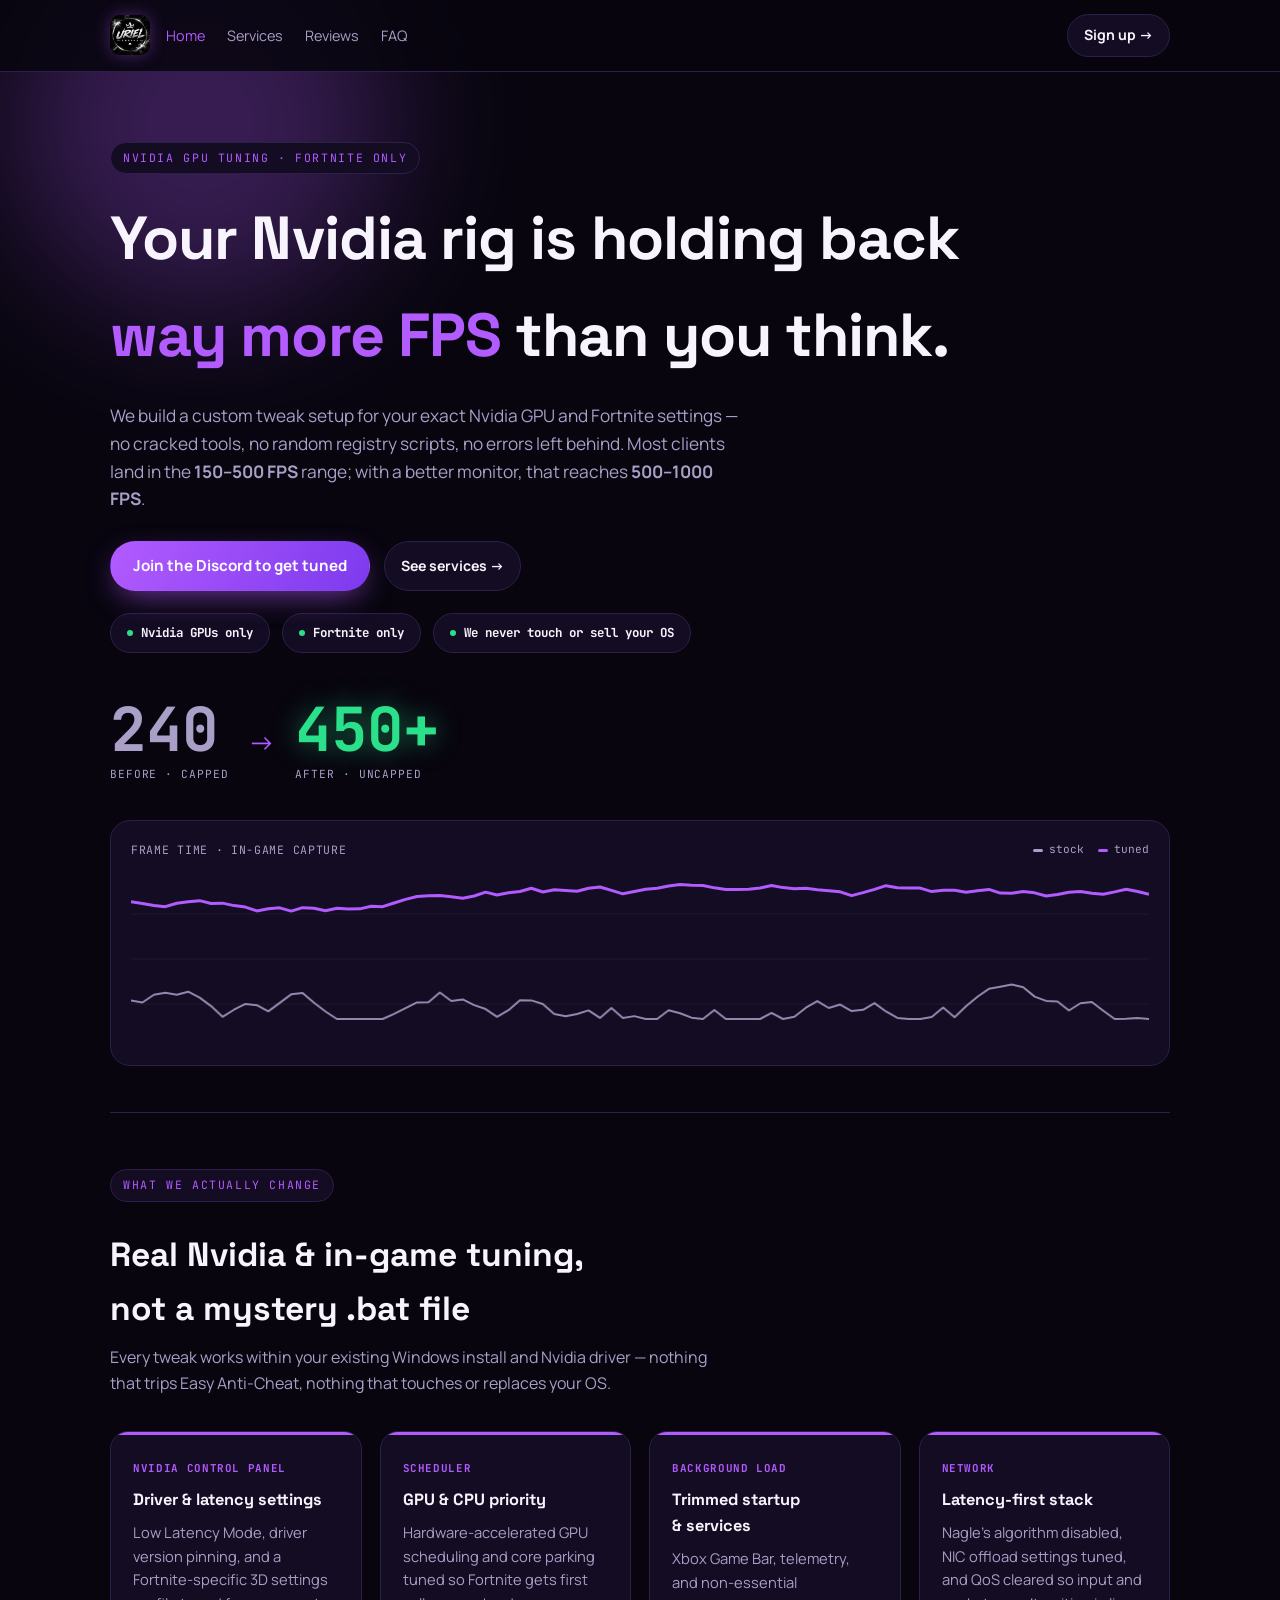
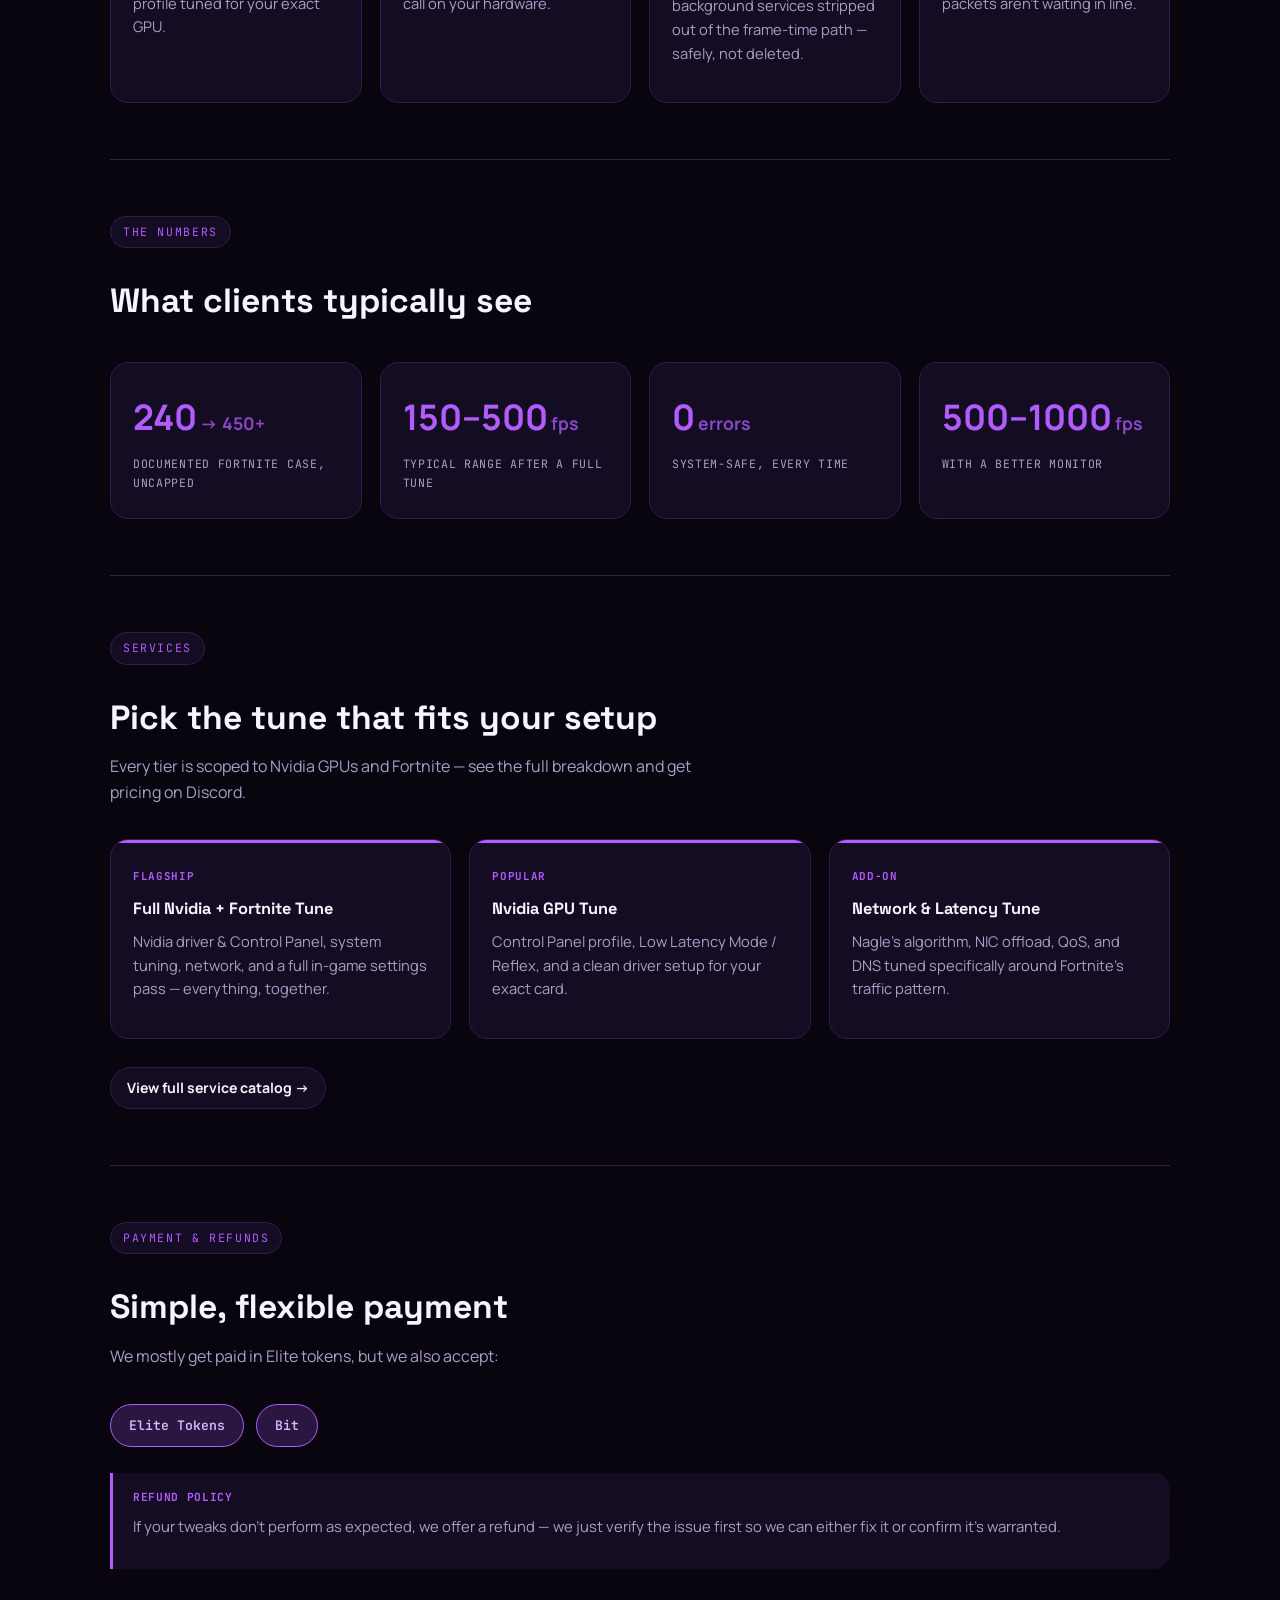
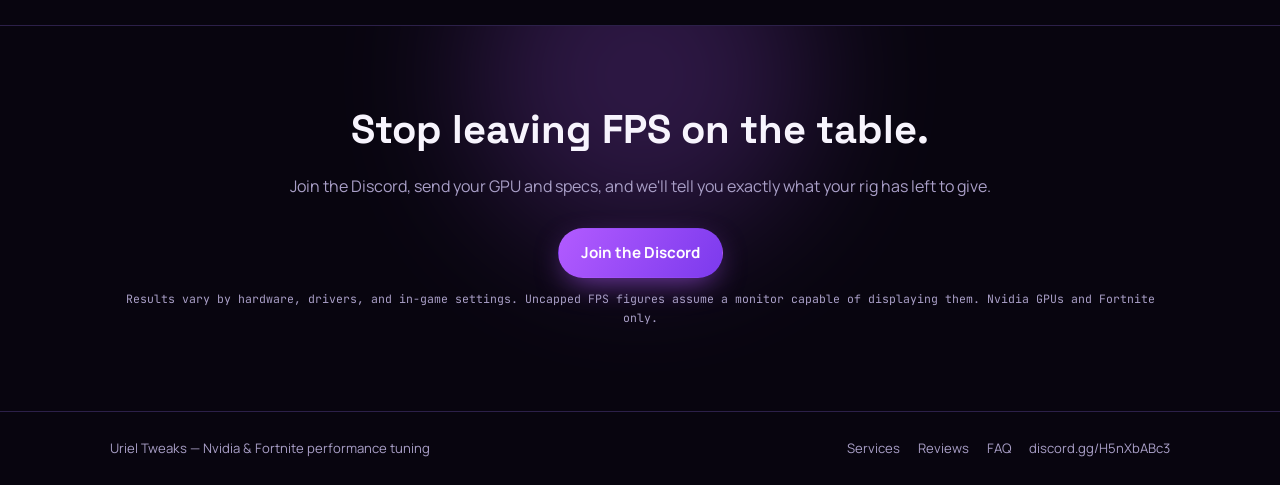
<file: index.html>
<!DOCTYPE html>
<html lang="en">
<head>
<meta charset="UTF-8">
<meta name="viewport" content="width=device-width, initial-scale=1.0">
<title>Uriel Tweaks</title>
<meta name="description" content="Uriel Tweaks tunes Nvidia PCs for Fortnite, unlocking hundreds of extra FPS with zero errors.">
<meta name="google-site-verification" content="lkwEf90SBKMODmG6G1z04buWnvRuhajAKhC6JykfPTU" />
<link rel="icon" href="logo.png" type="image/png">
<link rel="stylesheet" href="style.css">
<link rel="stylesheet" href="https://fonts.googleapis.com/css2?family=Space+Grotesk:wght@600;700&family=Manrope:wght@400;500;600;700&family=JetBrains+Mono:wght@400;500;700&display=swap">
</head>
<body>

<header class="site">
  <div class="wrap site-inner">
    <a class="brand" href="index.html"><img class="brand-mark" src="logo.png" alt="Uriel Tweaks"></a>
    <nav class="navlinks">
      <a href="index.html" class="active">Home</a>
      <a href="services.html">Services</a>
      <a href="reviews.html">Reviews</a>
      <a href="faq.html">FAQ</a>
    </nav>
    <div class="nav-right">
      <a class="btn btn-ghost" href="https://discord.gg/H5nXbABc3" target="_blank" rel="noopener">Sign up →</a>
    </div>
  </div>
</header>

<main class="wrap">
  <section class="hero" style="border-top:none;">
    <span class="glow glow-1"></span>

    <span class="eyebrow">Nvidia GPU tuning · Fortnite only</span>
    <h1>Your Nvidia rig is holding back <span class="grad-text">way more FPS</span> than you think.</h1>
    <p class="lead">We build a custom tweak setup for your exact Nvidia GPU and Fortnite settings — no cracked tools, no random registry scripts, no errors left behind. Most clients land in the <strong>150–500 FPS</strong> range; with a better monitor, that reaches <strong>500–1000 FPS</strong>.</p>

    <div class="hero-cta">
      <a class="btn btn-primary" href="https://discord.gg/H5nXbABc3" target="_blank" rel="noopener">Join the Discord to get tuned</a>
      <a class="btn btn-ghost" href="services.html">See services →</a>
    </div>

    <div class="scope-row">
      <span class="scope-pill"><span class="chip-dot"></span>Nvidia GPUs only</span>
      <span class="scope-pill"><span class="chip-dot"></span>Fortnite only</span>
      <span class="scope-pill"><span class="chip-dot"></span>We never touch or sell your OS</span>
    </div>

    <div class="fps-row" aria-label="Example result: 240 to 450+ FPS">
      <div class="fps-block">
        <span class="fps-num num before" id="fpsBefore">240</span>
        <span class="fps-label">Before · capped</span>
      </div>
      <span class="fps-arrow">→</span>
      <div class="fps-block">
        <span class="fps-num num after" id="fpsAfter">240</span>
        <span class="fps-label">After · uncapped</span>
      </div>
    </div>

    <div class="graph-card">
      <div class="graph-head">
        <span class="graph-title">Frame time · in-game capture</span>
        <span class="legend">
          <span><span class="swatch" style="background:var(--muted)"></span>stock</span>
          <span><span class="swatch" style="background:var(--purple)"></span>tuned</span>
        </span>
      </div>
      <canvas id="graph" width="1000" height="180"></canvas>
    </div>
  </section>

  <section>
    <div class="section-head">
      <span class="eyebrow">What we actually change</span>
      <h2>Real Nvidia &amp; in-game tuning, not a mystery .bat file</h2>
      <p>Every tweak works within your existing Windows install and Nvidia driver — nothing that trips Easy Anti-Cheat, nothing that touches or replaces your OS.</p>
    </div>
    <div class="grid">
      <div class="card">
        <span class="tag">Nvidia Control Panel</span>
        <h3>Driver &amp; latency settings</h3>
        <p>Low Latency Mode, driver version pinning, and a Fortnite-specific 3D settings profile tuned for your exact GPU.</p>
      </div>
      <div class="card">
        <span class="tag">Scheduler</span>
        <h3>GPU &amp; CPU priority</h3>
        <p>Hardware-accelerated GPU scheduling and core parking tuned so Fortnite gets first call on your hardware.</p>
      </div>
      <div class="card">
        <span class="tag">Background load</span>
        <h3>Trimmed startup &amp; services</h3>
        <p>Xbox Game Bar, telemetry, and non-essential background services stripped out of the frame-time path — safely, not deleted.</p>
      </div>
      <div class="card">
        <span class="tag">Network</span>
        <h3>Latency-first stack</h3>
        <p>Nagle's algorithm disabled, NIC offload settings tuned, and QoS cleared so input and packets aren't waiting in line.</p>
      </div>
    </div>
  </section>

  <section>
    <div class="section-head">
      <span class="eyebrow">The numbers</span>
      <h2>What clients typically see</h2>
    </div>
    <div class="stats">
      <div class="stat">
        <div class="v">240<span class="unit">→ 450+</span></div>
        <div class="l">Documented Fortnite case, uncapped</div>
      </div>
      <div class="stat">
        <div class="v">150–500<span class="unit">fps</span></div>
        <div class="l">Typical range after a full tune</div>
      </div>
      <div class="stat">
        <div class="v">0<span class="unit">errors</span></div>
        <div class="l">System-safe, every time</div>
      </div>
      <div class="stat">
        <div class="v">500–1000<span class="unit">fps</span></div>
        <div class="l">With a better monitor</div>
      </div>
    </div>
  </section>

  <section>
    <div class="section-head">
      <span class="eyebrow">Services</span>
      <h2>Pick the tune that fits your setup</h2>
      <p>Every tier is scoped to Nvidia GPUs and Fortnite — see the full breakdown and get pricing on Discord.</p>
    </div>
    <div class="grid">
      <div class="card">
        <span class="tag">Flagship</span>
        <h3>Full Nvidia + Fortnite Tune</h3>
        <p>Nvidia driver &amp; Control Panel, system tuning, network, and a full in-game settings pass — everything, together.</p>
      </div>
      <div class="card">
        <span class="tag">Popular</span>
        <h3>Nvidia GPU Tune</h3>
        <p>Control Panel profile, Low Latency Mode / Reflex, and a clean driver setup for your exact card.</p>
      </div>
      <div class="card">
        <span class="tag">Add-on</span>
        <h3>Network &amp; Latency Tune</h3>
        <p>Nagle's algorithm, NIC offload, QoS, and DNS tuned specifically around Fortnite's traffic pattern.</p>
      </div>
    </div>
    <div class="hero-cta" style="margin-top: 28px;">
      <a class="btn btn-ghost" href="services.html">View full service catalog →</a>
    </div>
  </section>

  <section>
    <div class="section-head">
      <span class="eyebrow">Payment &amp; refunds</span>
      <h2>Simple, flexible payment</h2>
      <p>We mostly get paid in Elite tokens, but we also accept:</p>
    </div>
    <div class="pay-row">
      <span class="pill primary">Elite Tokens</span>
      <span class="pill alt">Bit</span>
    </div>

    <div class="refund">
      <span class="tag">Refund policy</span>
      <p>If your tweaks don't perform as expected, we offer a refund — we just verify the issue first so we can either fix it or confirm it's warranted.</p>
    </div>
  </section>
</main>

<section class="cta-band">
  <span class="glow" style="width:340px; height:340px; background:var(--purple); opacity:0.22; top:-120px; left:50%; transform:translateX(-50%);"></span>
  <div class="wrap">
    <h2>Stop leaving FPS on the table.</h2>
    <p>Join the Discord, send your GPU and specs, and we'll tell you exactly what your rig has left to give.</p>
    <div class="hero-cta">
      <a class="btn btn-primary" href="https://discord.gg/H5nXbABc3" target="_blank" rel="noopener">Join the Discord</a>
    </div>
    <p class="fine">Results vary by hardware, drivers, and in-game settings. Uncapped FPS figures assume a monitor capable of displaying them. Nvidia GPUs and Fortnite only.</p>
  </div>
</section>

<footer>
  <div class="wrap footer-inner">
    <span>Uriel Tweaks — Nvidia &amp; Fortnite performance tuning</span>
    <div class="footer-links">
      <a href="services.html">Services</a>
      <a href="reviews.html">Reviews</a>
      <a href="faq.html">FAQ</a>
      <a href="https://discord.gg/H5nXbABc3" target="_blank" rel="noopener">discord.gg/H5nXbABc3</a>
    </div>
  </div>
</footer>

<script src="script.js"></script>
</body>
</html>
</file>
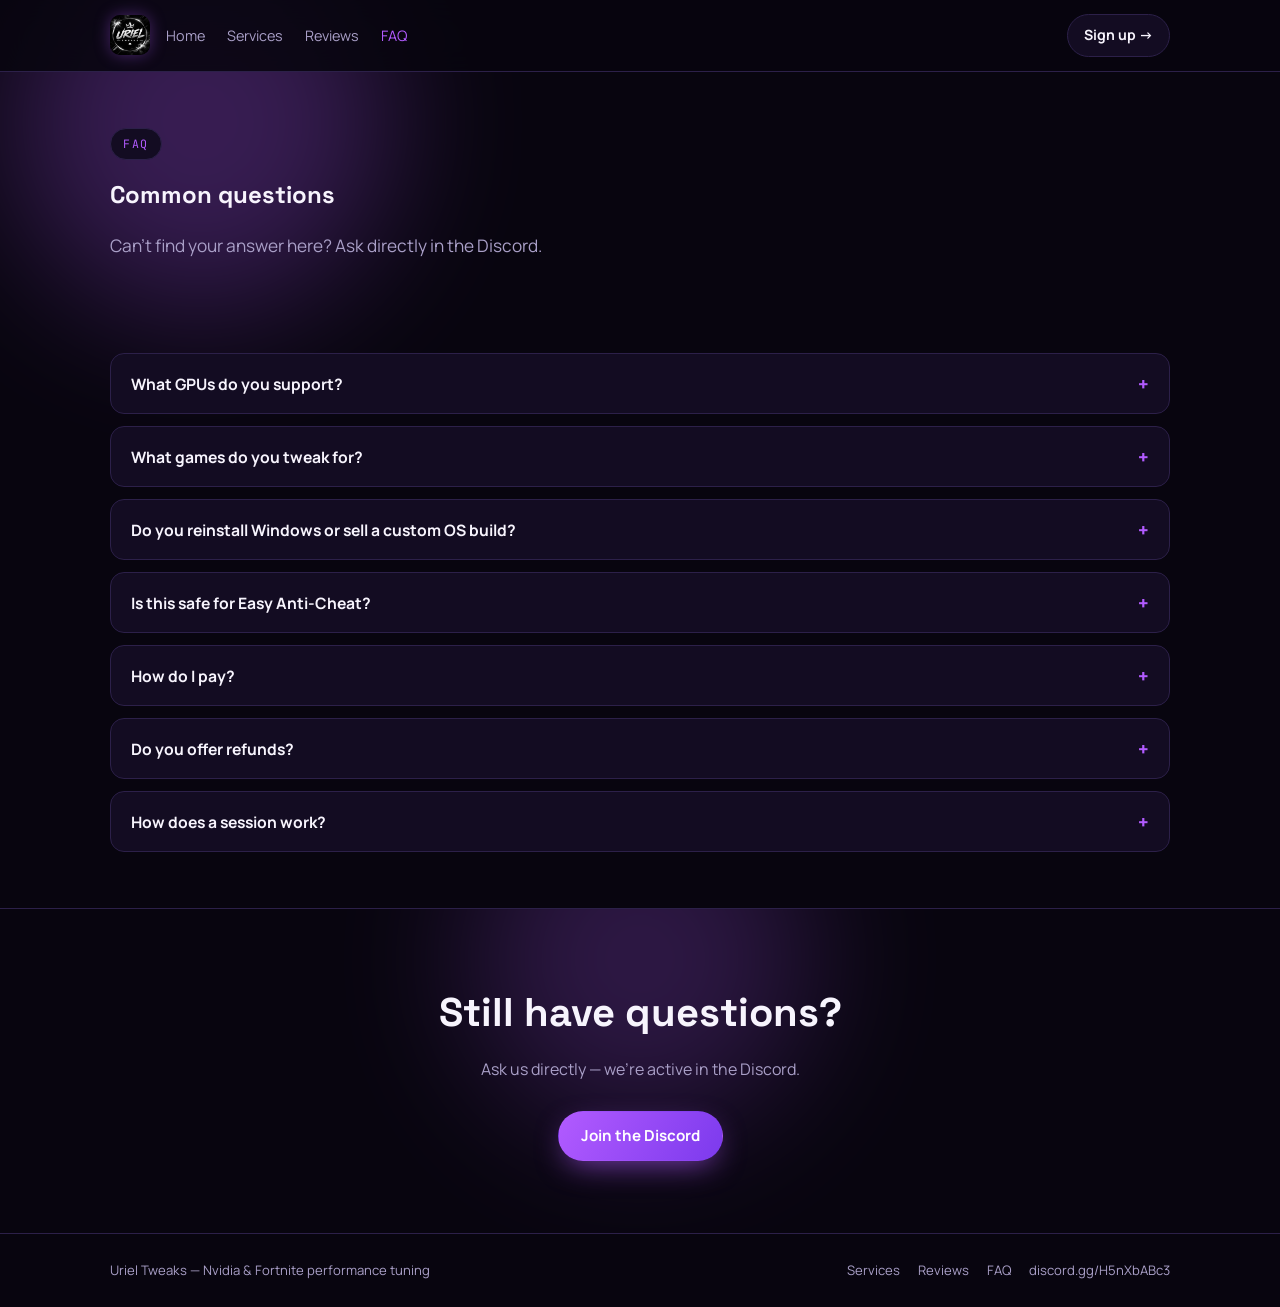
<file: faq.html>
<!DOCTYPE html>
<html lang="en">
<head>
<meta charset="UTF-8">
<meta name="viewport" content="width=device-width, initial-scale=1.0">
<title>FAQ · Uriel Tweaks</title>
<meta name="description" content="Answers to common questions about Uriel Tweaks' Nvidia GPU and Fortnite performance tuning service.">
<link rel="icon" href="logo.png" type="image/png">
<link rel="stylesheet" href="style.css">
<link rel="stylesheet" href="https://fonts.googleapis.com/css2?family=Space+Grotesk:wght@600;700&family=Manrope:wght@400;500;600;700&family=JetBrains+Mono:wght@400;500;700&display=swap">
</head>
<body>

<header class="site">
  <div class="wrap site-inner">
    <a class="brand" href="index.html"><img class="brand-mark" src="logo.png" alt="Uriel Tweaks"></a>
    <nav class="navlinks">
      <a href="index.html">Home</a>
      <a href="services.html">Services</a>
      <a href="reviews.html">Reviews</a>
      <a href="faq.html" class="active">FAQ</a>
    </nav>
    <div class="nav-right">
      <a class="btn btn-ghost" href="https://discord.gg/H5nXbABc3" target="_blank" rel="noopener">Sign up →</a>
    </div>
  </div>
</header>

<main class="wrap">
  <section class="page-header" style="border-top:none;">
    <span class="glow glow-1"></span>
    <span class="eyebrow">FAQ</span>
    <h1>Common questions</h1>
    <p class="page-lead">Can't find your answer here? Ask directly in the Discord.</p>
  </section>

  <section style="border-top:none;">
    <div class="faq-list">
      <div class="faq-item" data-open="false">
        <button class="faq-q"><span>What GPUs do you support?</span><span class="icon">+</span></button>
        <div class="faq-a"><p>Nvidia only, for now. We don't tune AMD or Intel Arc GPUs — specializing lets us go deeper on the settings that actually move FPS.</p></div>
      </div>
      <div class="faq-item" data-open="false">
        <button class="faq-q"><span>What games do you tweak for?</span><span class="icon">+</span></button>
        <div class="faq-a"><p>Fortnite only, for now. Every setting we tune is chosen and tested specifically around how Fortnite renders and networks.</p></div>
      </div>
      <div class="faq-item" data-open="false">
        <button class="faq-q"><span>Do you reinstall Windows or sell a custom OS build?</span><span class="icon">+</span></button>
        <div class="faq-a"><p>No. We never touch, replace, or sell an operating system. Every tweak works within your existing Windows install using supported settings and services.</p></div>
      </div>
      <div class="faq-item" data-open="false">
        <button class="faq-q"><span>Is this safe for Easy Anti-Cheat?</span><span class="icon">+</span></button>
        <div class="faq-a"><p>Yes. We only use supported Windows and Nvidia settings — nothing that trips Easy Anti-Cheat or leaves your system unstable.</p></div>
      </div>
      <div class="faq-item" data-open="false">
        <button class="faq-q"><span>How do I pay?</span><span class="icon">+</span></button>
        <div class="faq-a"><p>We mostly get paid in Elite Tokens, but we also accept Bit. Ask in Discord for current options.</p></div>
      </div>
      <div class="faq-item" data-open="false">
        <button class="faq-q"><span>Do you offer refunds?</span><span class="icon">+</span></button>
        <div class="faq-a"><p>Yes — if your tweaks don't perform as expected, we offer a refund. We just verify the issue first so we can either fix it or confirm a refund is warranted.</p></div>
      </div>
      <div class="faq-item" data-open="false">
        <button class="faq-q"><span>How does a session work?</span><span class="icon">+</span></button>
        <div class="faq-a"><p>You message us on Discord with your specs and current FPS, we run a baseline check, apply the tweak set for your exact hardware, then verify the new FPS with you live before we call it done.</p></div>
      </div>
    </div>
  </section>
</main>

<section class="cta-band">
  <span class="glow" style="width:340px; height:340px; background:var(--purple); opacity:0.22; top:-120px; left:50%; transform:translateX(-50%);"></span>
  <div class="wrap">
    <h2>Still have questions?</h2>
    <p>Ask us directly — we're active in the Discord.</p>
    <div class="hero-cta">
      <a class="btn btn-primary" href="https://discord.gg/H5nXbABc3" target="_blank" rel="noopener">Join the Discord</a>
    </div>
  </div>
</section>

<footer>
  <div class="wrap footer-inner">
    <span>Uriel Tweaks — Nvidia &amp; Fortnite performance tuning</span>
    <div class="footer-links">
      <a href="services.html">Services</a>
      <a href="reviews.html">Reviews</a>
      <a href="faq.html">FAQ</a>
      <a href="https://discord.gg/H5nXbABc3" target="_blank" rel="noopener">discord.gg/H5nXbABc3</a>
    </div>
  </div>
</footer>

<script src="script.js"></script>
</body>
</html>
</file>
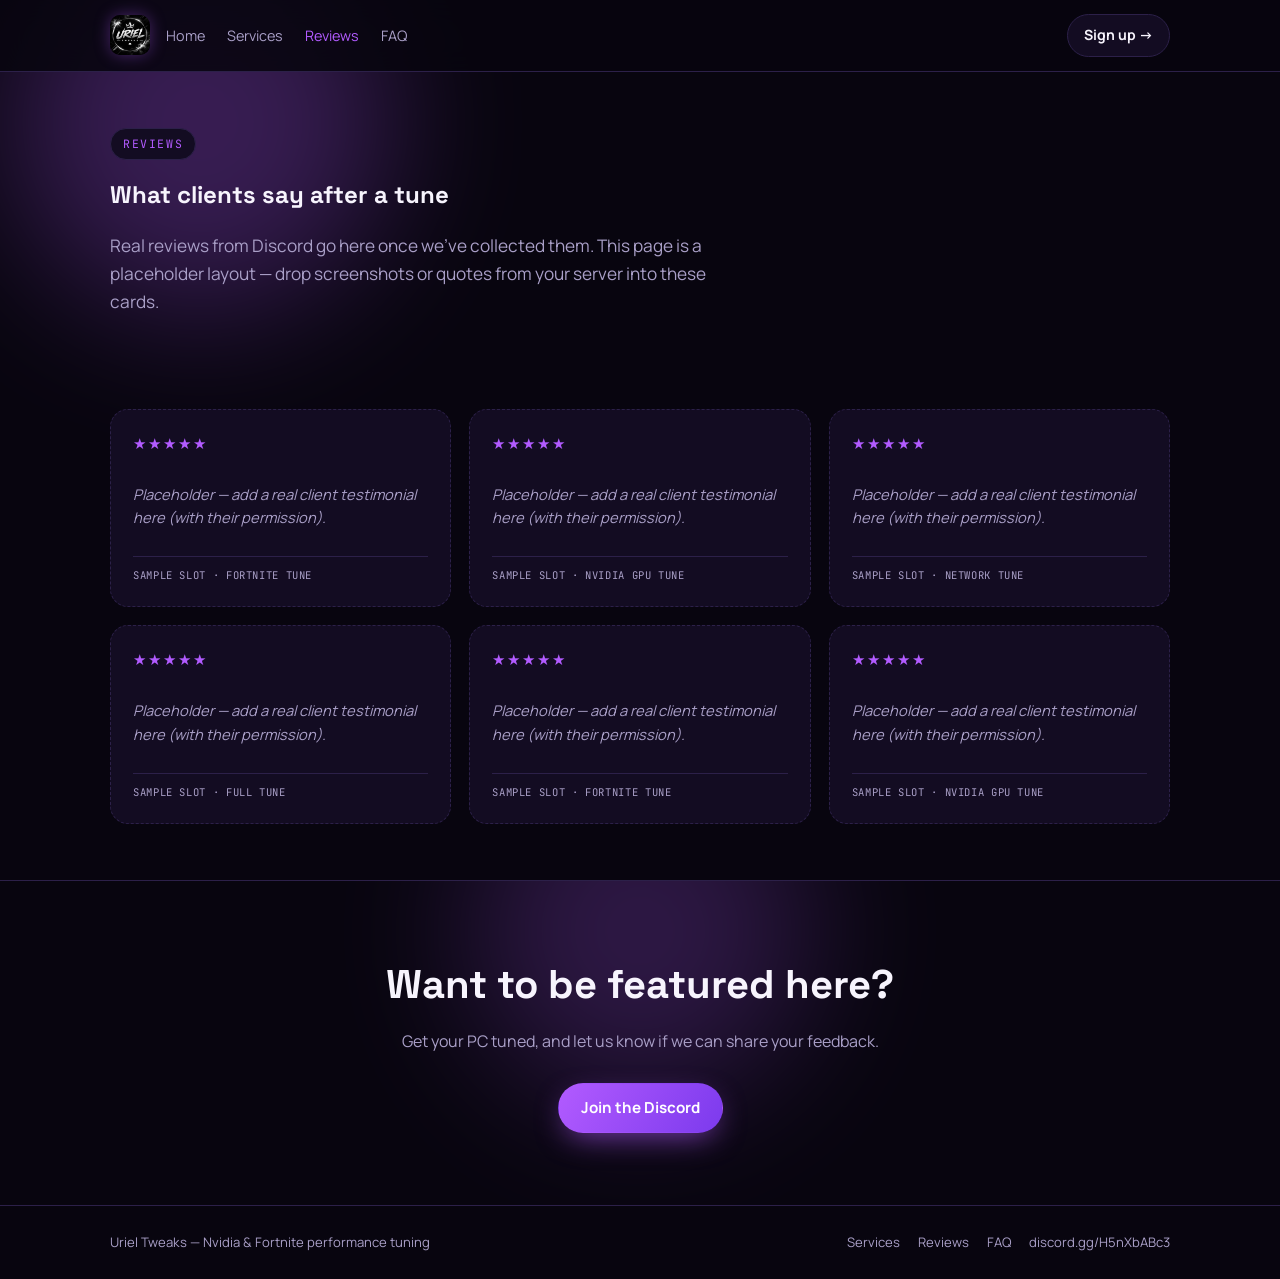
<file: reviews.html>
<!DOCTYPE html>
<html lang="en">
<head>
<meta charset="UTF-8">
<meta name="viewport" content="width=device-width, initial-scale=1.0">
<title>Reviews · Uriel Tweaks</title>
<meta name="description" content="What clients say after getting their Nvidia PC tuned for Fortnite by Uriel Tweaks.">
<link rel="icon" href="logo.png" type="image/png">
<link rel="stylesheet" href="style.css">
<link rel="stylesheet" href="https://fonts.googleapis.com/css2?family=Space+Grotesk:wght@600;700&family=Manrope:wght@400;500;600;700&family=JetBrains+Mono:wght@400;500;700&display=swap">
</head>
<body>

<header class="site">
  <div class="wrap site-inner">
    <a class="brand" href="index.html"><img class="brand-mark" src="logo.png" alt="Uriel Tweaks"></a>
    <nav class="navlinks">
      <a href="index.html">Home</a>
      <a href="services.html">Services</a>
      <a href="reviews.html" class="active">Reviews</a>
      <a href="faq.html">FAQ</a>
    </nav>
    <div class="nav-right">
      <a class="btn btn-ghost" href="https://discord.gg/H5nXbABc3" target="_blank" rel="noopener">Sign up →</a>
    </div>
  </div>
</header>

<main class="wrap">
  <section class="page-header" style="border-top:none;">
    <span class="glow glow-1"></span>
    <span class="eyebrow">Reviews</span>
    <h1>What clients say after a tune</h1>
    <p class="page-lead">Real reviews from Discord go here once we've collected them. This page is a placeholder layout — drop screenshots or quotes from your server into these cards.</p>
  </section>

  <section style="border-top:none;">
    <div class="reviews-grid">
      <div class="review-card">
        <div class="stars">★★★★★</div>
        <p class="placeholder-text">Placeholder — add a real client testimonial here (with their permission).</p>
        <div class="placeholder-tag">Sample slot · Fortnite tune</div>
      </div>
      <div class="review-card">
        <div class="stars">★★★★★</div>
        <p class="placeholder-text">Placeholder — add a real client testimonial here (with their permission).</p>
        <div class="placeholder-tag">Sample slot · Nvidia GPU tune</div>
      </div>
      <div class="review-card">
        <div class="stars">★★★★★</div>
        <p class="placeholder-text">Placeholder — add a real client testimonial here (with their permission).</p>
        <div class="placeholder-tag">Sample slot · Network tune</div>
      </div>
      <div class="review-card">
        <div class="stars">★★★★★</div>
        <p class="placeholder-text">Placeholder — add a real client testimonial here (with their permission).</p>
        <div class="placeholder-tag">Sample slot · Full tune</div>
      </div>
      <div class="review-card">
        <div class="stars">★★★★★</div>
        <p class="placeholder-text">Placeholder — add a real client testimonial here (with their permission).</p>
        <div class="placeholder-tag">Sample slot · Fortnite tune</div>
      </div>
      <div class="review-card">
        <div class="stars">★★★★★</div>
        <p class="placeholder-text">Placeholder — add a real client testimonial here (with their permission).</p>
        <div class="placeholder-tag">Sample slot · Nvidia GPU tune</div>
      </div>
    </div>
  </section>
</main>

<section class="cta-band">
  <span class="glow" style="width:340px; height:340px; background:var(--purple); opacity:0.22; top:-120px; left:50%; transform:translateX(-50%);"></span>
  <div class="wrap">
    <h2>Want to be featured here?</h2>
    <p>Get your PC tuned, and let us know if we can share your feedback.</p>
    <div class="hero-cta">
      <a class="btn btn-primary" href="https://discord.gg/H5nXbABc3" target="_blank" rel="noopener">Join the Discord</a>
    </div>
  </div>
</section>

<footer>
  <div class="wrap footer-inner">
    <span>Uriel Tweaks — Nvidia &amp; Fortnite performance tuning</span>
    <div class="footer-links">
      <a href="services.html">Services</a>
      <a href="reviews.html">Reviews</a>
      <a href="faq.html">FAQ</a>
      <a href="https://discord.gg/H5nXbABc3" target="_blank" rel="noopener">discord.gg/H5nXbABc3</a>
    </div>
  </div>
</footer>

<script src="script.js"></script>
</body>
</html>
</file>
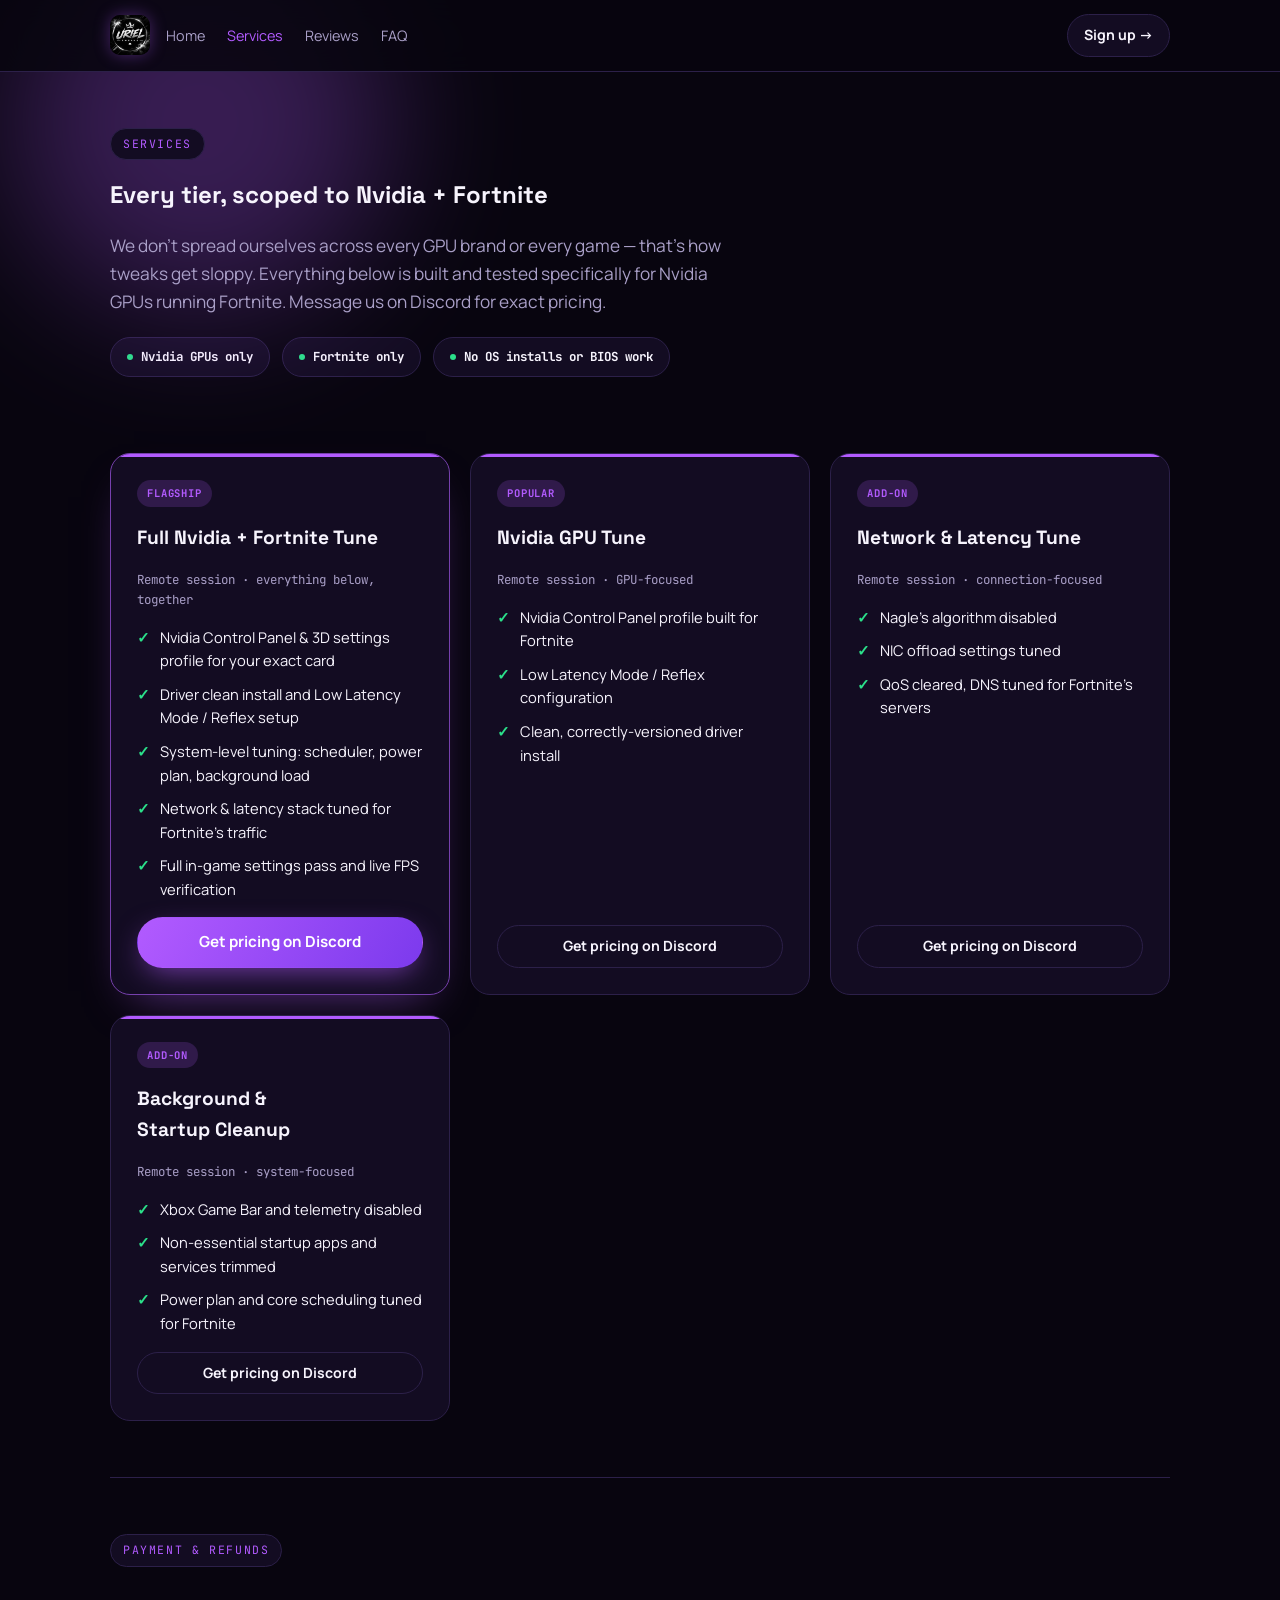
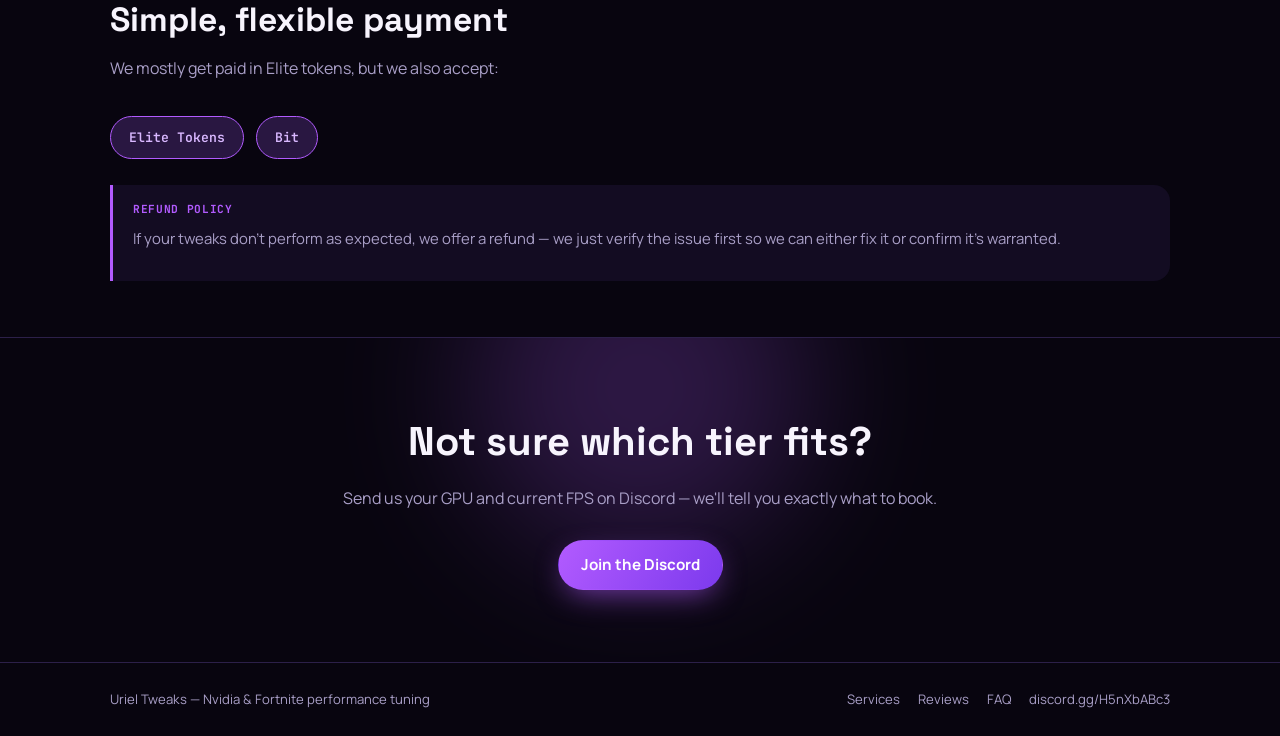
<file: services.html>
<!DOCTYPE html>
<html lang="en">
<head>
<meta charset="UTF-8">
<meta name="viewport" content="width=device-width, initial-scale=1.0">
<title>Services · Uriel Tweaks</title>
<meta name="description" content="Nvidia GPU and Fortnite tuning packages from Uriel Tweaks — see what's included in each tier.">
<link rel="icon" href="logo.png" type="image/png">
<link rel="stylesheet" href="style.css">
<link rel="stylesheet" href="https://fonts.googleapis.com/css2?family=Space+Grotesk:wght@600;700&family=Manrope:wght@400;500;600;700&family=JetBrains+Mono:wght@400;500;700&display=swap">
</head>
<body>

<header class="site">
  <div class="wrap site-inner">
    <a class="brand" href="index.html"><img class="brand-mark" src="logo.png" alt="Uriel Tweaks"></a>
    <nav class="navlinks">
      <a href="index.html">Home</a>
      <a href="services.html" class="active">Services</a>
      <a href="reviews.html">Reviews</a>
      <a href="faq.html">FAQ</a>
    </nav>
    <div class="nav-right">
      <a class="btn btn-ghost" href="https://discord.gg/H5nXbABc3" target="_blank" rel="noopener">Sign up →</a>
    </div>
  </div>
</header>

<main class="wrap">
  <section class="page-header" style="border-top:none;">
    <span class="glow glow-1"></span>
    <span class="eyebrow">Services</span>
    <h1>Every tier, scoped to Nvidia + Fortnite</h1>
    <p class="page-lead">We don't spread ourselves across every GPU brand or every game — that's how tweaks get sloppy. Everything below is built and tested specifically for Nvidia GPUs running Fortnite. Message us on Discord for exact pricing.</p>
    <div class="scope-row">
      <span class="scope-pill"><span class="chip-dot"></span>Nvidia GPUs only</span>
      <span class="scope-pill"><span class="chip-dot"></span>Fortnite only</span>
      <span class="scope-pill"><span class="chip-dot"></span>No OS installs or BIOS work</span>
    </div>
  </section>

  <section style="border-top:none;">
    <div class="tiers">
      <div class="tier featured">
        <span class="tier-badge">Flagship</span>
        <h3>Full Nvidia + Fortnite Tune</h3>
        <div class="tier-meta">Remote session · everything below, together</div>
        <ul>
          <li>Nvidia Control Panel &amp; 3D settings profile for your exact card</li>
          <li>Driver clean install and Low Latency Mode / Reflex setup</li>
          <li>System-level tuning: scheduler, power plan, background load</li>
          <li>Network &amp; latency stack tuned for Fortnite's traffic</li>
          <li>Full in-game settings pass and live FPS verification</li>
        </ul>
        <a class="btn btn-primary" href="https://discord.gg/H5nXbABc3" target="_blank" rel="noopener">Get pricing on Discord</a>
      </div>

      <div class="tier">
        <span class="tier-badge">Popular</span>
        <h3>Nvidia GPU Tune</h3>
        <div class="tier-meta">Remote session · GPU-focused</div>
        <ul>
          <li>Nvidia Control Panel profile built for Fortnite</li>
          <li>Low Latency Mode / Reflex configuration</li>
          <li>Clean, correctly-versioned driver install</li>
        </ul>
        <a class="btn btn-ghost" href="https://discord.gg/H5nXbABc3" target="_blank" rel="noopener">Get pricing on Discord</a>
      </div>

      <div class="tier">
        <span class="tier-badge">Add-on</span>
        <h3>Network &amp; Latency Tune</h3>
        <div class="tier-meta">Remote session · connection-focused</div>
        <ul>
          <li>Nagle's algorithm disabled</li>
          <li>NIC offload settings tuned</li>
          <li>QoS cleared, DNS tuned for Fortnite's servers</li>
        </ul>
        <a class="btn btn-ghost" href="https://discord.gg/H5nXbABc3" target="_blank" rel="noopener">Get pricing on Discord</a>
      </div>

      <div class="tier">
        <span class="tier-badge">Add-on</span>
        <h3>Background &amp; Startup Cleanup</h3>
        <div class="tier-meta">Remote session · system-focused</div>
        <ul>
          <li>Xbox Game Bar and telemetry disabled</li>
          <li>Non-essential startup apps and services trimmed</li>
          <li>Power plan and core scheduling tuned for Fortnite</li>
        </ul>
        <a class="btn btn-ghost" href="https://discord.gg/H5nXbABc3" target="_blank" rel="noopener">Get pricing on Discord</a>
      </div>
    </div>
  </section>

  <section>
    <div class="section-head">
      <span class="eyebrow">Payment &amp; refunds</span>
      <h2>Simple, flexible payment</h2>
      <p>We mostly get paid in Elite tokens, but we also accept:</p>
    </div>
    <div class="pay-row">
      <span class="pill primary">Elite Tokens</span>
      <span class="pill alt">Bit</span>
    </div>
    <div class="refund">
      <span class="tag">Refund policy</span>
      <p>If your tweaks don't perform as expected, we offer a refund — we just verify the issue first so we can either fix it or confirm it's warranted.</p>
    </div>
  </section>
</main>

<section class="cta-band">
  <span class="glow" style="width:340px; height:340px; background:var(--purple); opacity:0.22; top:-120px; left:50%; transform:translateX(-50%);"></span>
  <div class="wrap">
    <h2>Not sure which tier fits?</h2>
    <p>Send us your GPU and current FPS on Discord — we'll tell you exactly what to book.</p>
    <div class="hero-cta">
      <a class="btn btn-primary" href="https://discord.gg/H5nXbABc3" target="_blank" rel="noopener">Join the Discord</a>
    </div>
  </div>
</section>

<footer>
  <div class="wrap footer-inner">
    <span>Uriel Tweaks — Nvidia &amp; Fortnite performance tuning</span>
    <div class="footer-links">
      <a href="services.html">Services</a>
      <a href="reviews.html">Reviews</a>
      <a href="faq.html">FAQ</a>
      <a href="https://discord.gg/H5nXbABc3" target="_blank" rel="noopener">discord.gg/H5nXbABc3</a>
    </div>
  </div>
</footer>

<script src="script.js"></script>
</body>
</html>
</file>
<file: style.css>
:root{
  --bg: #08050f;
  --surface: #130c22;
  --surface-2: #1b1233;
  --border: #2c2049;
  --text: #f7f4fd;
  --muted: #a99fc7;
  --purple: #b25bff;
  --purple-2: #7c3aed;
  --green: #2be08a;
  --ease-spring: cubic-bezier(0.16, 1, 0.3, 1);
  --font-display: 'Space Grotesk', 'Segoe UI', sans-serif;
  --font-body: 'Manrope', 'Segoe UI', sans-serif;
  --font-mono: 'JetBrains Mono', 'Consolas', monospace;
}

* { box-sizing: border-box; }

body{
  background: var(--bg);
  color: var(--text);
  font-family: var(--font-body);
  line-height: 1.6;
  overflow-x: hidden;
  margin: 0;
}

a{ color: inherit; }

.wrap{ max-width: 1100px; margin-inline: auto; padding-inline: 20px; position: relative; z-index: 1; }

h1, h2, h3{ font-family: var(--font-display); text-wrap: balance; margin: 0; }

.num{ font-family: var(--font-mono); font-variant-numeric: tabular-nums; }

/* ---------- header ---------- */
header.site{
  position: sticky; top: env(safe-area-inset-top, 0px); z-index: 20;
  background: rgba(8,5,15,0.86);
  backdrop-filter: blur(14px);
  border-bottom: 1px solid var(--border);
}
.site-inner{ display:flex; align-items:center; justify-content:space-between; padding-block: 14px; gap: 16px; }
.brand{
  font-family: var(--font-display); font-weight: 700; font-size: 1.1rem;
  display:flex; align-items:center; gap: 9px; letter-spacing: -0.01em; text-decoration:none; color: var(--text);
  flex-shrink: 0;
}
.brand-mark{
  width: 40px; height: 40px; border-radius: 10px;
  object-fit: cover; display: block;
  box-shadow: 0 0 16px rgba(178,91,255,0.35);
  flex-shrink: 0;
}

.navlinks{ display:flex; gap: 22px; font-size: 0.9rem; color: var(--muted); flex: 1; }
.navlinks a{ text-decoration:none; color: var(--muted); transition: color .2s ease; white-space: nowrap; }
.navlinks a:hover{ color: var(--text); }
.navlinks a.active{ color: var(--purple); }
.nav-right{ display:flex; align-items:center; gap: 12px; flex-shrink: 0; }

@media (max-width: 720px){
  .site-inner{ flex-wrap: wrap; }
  .navlinks{
    order: 3; width: 100%; flex: 0 0 100%;
    gap: 18px; overflow-x: auto; -webkit-overflow-scrolling: touch;
    padding-block: 10px 2px; margin-top: 6px; border-top: 1px solid var(--border);
  }
}

.btn{
  display:inline-flex; align-items:center; gap: 8px;
  font-family: var(--font-body); font-weight: 700; font-size: 0.95rem;
  padding: 12px 22px; border-radius: 999px;
  border: 1px solid transparent; text-decoration: none; cursor: pointer;
  transition: transform .35s var(--ease-spring), box-shadow .35s var(--ease-spring), border-color .2s ease;
}
.btn:focus-visible{ outline: 2px solid var(--purple); outline-offset: 3px; }
.btn:active{ transform: scale(0.96); transition-duration: .12s; }
.btn-primary{
  background: linear-gradient(120deg, var(--purple), var(--purple-2));
  color: #fff;
  box-shadow: 0 10px 30px -8px rgba(178,91,255,0.65);
}
.btn-primary:hover{ transform: translateY(-2px); box-shadow: 0 16px 38px -8px rgba(178,91,255,0.85); }
.btn-ghost{
  background: var(--surface); border-color: var(--border); color: var(--text);
  font-size: 0.88rem; padding: 9px 16px;
}
.btn-ghost:hover{ border-color: var(--purple); transform: translateY(-1px); }

/* ---------- hero ---------- */
.hero{ position: relative; padding-block: 70px 46px; overflow: visible; }

.glow{
  position: absolute; z-index: 0; border-radius: 50%;
  filter: blur(70px); opacity: 0.45; pointer-events: none;
}
.glow-1{ width: 380px; height: 380px; background: var(--purple); top: -140px; left: -100px; opacity: 0.28; }

.eyebrow{
  font-family: var(--font-mono); font-size: 0.72rem; letter-spacing: 0.14em; text-transform: uppercase;
  margin-bottom: 16px; display:inline-flex; align-items:center; gap: 8px;
  padding: 6px 12px; border-radius: 999px; background: var(--surface); border: 1px solid var(--border);
  color: var(--purple);
}
.eyebrow .dot{ width: 6px; height: 6px; border-radius: 50%; background: var(--purple); }

.hero h1{
  font-size: clamp(2.3rem, 5.6vw, 3.8rem); font-weight: 700; letter-spacing: -0.015em;
}
.grad-text{ color: var(--purple); }

.hero p.lead, .page-lead{ color: var(--muted); font-size: 1.08rem; max-width: 58ch; margin-top: 18px; }

.hero-cta{ display:flex; flex-wrap: wrap; gap: 14px; margin-top: 28px; }

.fps-row{ display:flex; align-items: baseline; gap: 20px; margin-top: 46px; flex-wrap: wrap; }
.fps-block{ display:flex; flex-direction: column; }
.fps-num{ font-size: clamp(2.5rem, 6vw, 3.8rem); font-weight: 700; line-height: 1; }
.fps-num.before{ color: var(--muted); }
.fps-num.after{ color: var(--green); text-shadow: 0 0 26px rgba(43,224,138,0.5); }
.fps-label{ font-family: var(--font-mono); font-size: 0.7rem; color: var(--muted); letter-spacing: 0.08em; text-transform: uppercase; margin-top: 6px; }
.fps-arrow{ font-size: 1.7rem; color: var(--purple); align-self: center; }

.graph-card{
  margin-top: 36px; border: 1px solid var(--border); border-radius: 20px;
  background: var(--surface); padding: 20px 20px 16px;
}
.graph-head{ display:flex; justify-content: space-between; align-items:center; margin-bottom: 10px; }
.graph-title{ font-family: var(--font-mono); font-size: 0.72rem; color: var(--muted); letter-spacing: 0.06em; text-transform: uppercase; }
.legend{ display:flex; gap:14px; font-family: var(--font-mono); font-size: 0.7rem; color: var(--muted); }
.legend span{ display:inline-flex; align-items:center; gap:6px; }
.swatch{ width:10px; height:3px; border-radius:2px; display:inline-block; }
canvas#graph{ width: 100%; height: 180px; display:block; }

/* ---------- page header (non-hero pages) ---------- */
.page-header{ padding-block: 56px 20px; position: relative; }

/* ---------- sections ---------- */
section{ padding-block: 56px; border-top: 1px solid var(--border); position: relative; }
.section-head{ max-width: 62ch; margin-bottom: 34px; }
.section-head h2{ font-size: clamp(1.6rem, 3.2vw, 2.1rem); margin-top: 10px; }
.section-head p{ color: var(--muted); margin-top: 10px; }

.grid{ display:grid; gap: 18px; grid-template-columns: repeat(auto-fit, minmax(235px, 1fr)); }

.card{
  border: 1px solid var(--border); background: var(--surface);
  border-radius: 18px; padding: 22px; position: relative; overflow: hidden;
  transition: transform .4s var(--ease-spring), border-color .3s ease;
}
.card::before{
  content:''; position:absolute; top:0; left:0; right:0; height: 3px;
  background: var(--accent, var(--purple));
}
.card:hover{ transform: translateY(-4px); border-color: color-mix(in srgb, var(--accent, var(--purple)) 50%, var(--border)); }
.card h3{ font-size: 1.02rem; font-weight: 700; margin-top: 8px; }
.card p{ color: var(--muted); font-size: 0.92rem; margin-top: 8px; }
.card .tag{
  font-family: var(--font-mono); font-size: 0.68rem; letter-spacing: 0.06em;
  color: var(--accent, var(--purple)); text-transform: uppercase; font-weight: 700;
}

/* ---------- stats ---------- */
.stats{ display:grid; gap: 18px; grid-template-columns: repeat(auto-fit, minmax(210px, 1fr)); }
.stat{
  border: 1px solid var(--border); border-radius: 18px; padding: 26px 22px;
  background: var(--surface);
  transition: transform .4s var(--ease-spring), box-shadow .4s var(--ease-spring);
}
.stat:hover{ transform: translateY(-4px); box-shadow: 0 18px 34px -18px color-mix(in srgb, var(--accent, var(--purple)) 60%, transparent); }
.stat .v{ font-size: 2.2rem; font-weight: 700; color: var(--accent, var(--purple)); }
.stat .v .unit{ font-size: 1.1rem; opacity: 0.75; margin-left: 3px; }
.stat .l{ font-family: var(--font-mono); font-size: 0.72rem; color: var(--muted); text-transform: uppercase; letter-spacing: 0.06em; margin-top: 10px; }

/* ---------- steps ---------- */
.steps{ display:grid; gap: 20px; grid-template-columns: repeat(auto-fit, minmax(220px,1fr)); }
.step{ position: relative; padding-left: 48px; }
.step::before{
  content: attr(data-n);
  position: absolute; left: 0; top: 0;
  width: 34px; height: 34px; border-radius: 11px;
  background: var(--surface); border: 1px solid var(--border);
  display:flex; align-items:center; justify-content:center;
  font-family: var(--font-mono); font-weight: 700; font-size: 0.9rem;
  color: var(--accent, var(--purple));
}
.step h3{ font-size: 0.98rem; }
.step p{ color: var(--muted); font-size: 0.89rem; margin-top: 6px; }

/* ---------- payment ---------- */
.pay-row{ display:flex; flex-wrap: wrap; gap: 12px; margin-top: 6px; }
.pill{
  font-family: var(--font-mono); font-size: 0.82rem; padding: 10px 18px;
  border: 1px solid var(--border); border-radius: 999px; color: var(--text);
  background: var(--surface); font-weight: 600;
  transition: transform .3s var(--ease-spring), border-color .2s ease;
}
.pill:hover{ transform: translateY(-2px); }
.pill.primary, .pill.alt{ border-color: var(--purple); color: #d9b8ff; background: color-mix(in srgb, var(--purple) 14%, var(--surface)); }

.refund{
  margin-top: 26px; border-left: 3px solid var(--purple); padding: 16px 20px;
  background: var(--surface); border-radius: 0 16px 16px 0;
}
.refund .tag{ color: var(--purple); font-family: var(--font-mono); font-size: 0.7rem; letter-spacing: 0.06em; text-transform: uppercase; font-weight: 700; display:block; }
.refund p{ color: var(--muted); font-size: 0.93rem; margin-top: 8px; }

/* ---------- scope banner (Nvidia + Fortnite only) ---------- */
.scope-row{ display:flex; flex-wrap: wrap; gap: 12px; margin-top: 22px; }
.scope-pill{
  display:inline-flex; align-items:center; gap: 8px;
  font-family: var(--font-mono); font-size: 0.78rem; font-weight: 700;
  padding: 9px 16px; border-radius: 999px;
  border: 1px solid var(--border); background: var(--surface); color: var(--text);
}
.scope-pill .chip-dot{ width:6px; height:6px; border-radius:50%; background: var(--green); }

/* ---------- pricing tiers ---------- */
.tiers{ display:grid; gap: 20px; grid-template-columns: repeat(auto-fit, minmax(260px, 1fr)); }
.tier{
  border: 1px solid var(--border); background: var(--surface); border-radius: 20px;
  padding: 26px; display:flex; flex-direction: column; gap: 16px; position: relative; overflow: hidden;
  transition: transform .4s var(--ease-spring), border-color .3s ease;
}
.tier::before{ content:''; position:absolute; top:0; left:0; right:0; height: 3px; background: var(--accent, var(--purple)); }
.tier:hover{ transform: translateY(-4px); border-color: color-mix(in srgb, var(--accent, var(--purple)) 50%, var(--border)); }
.tier.featured{ border-color: color-mix(in srgb, var(--purple) 55%, var(--border)); box-shadow: 0 20px 44px -24px rgba(178,91,255,0.55); }
.tier-badge{
  align-self: flex-start; font-family: var(--font-mono); font-size: 0.66rem; letter-spacing: 0.08em; text-transform: uppercase;
  padding: 5px 10px; border-radius: 999px; background: color-mix(in srgb, var(--accent, var(--purple)) 18%, var(--surface));
  color: var(--accent, var(--purple)); font-weight: 700;
}
.tier h3{ font-size: 1.2rem; }
.tier .tier-meta{ font-family: var(--font-mono); font-size: 0.78rem; color: var(--muted); }
.tier ul{ list-style: none; margin: 0; padding: 0; display:flex; flex-direction: column; gap: 10px; }
.tier li{ display:flex; align-items: flex-start; gap: 10px; font-size: 0.92rem; color: var(--text); }
.tier li::before{ content:'✓'; color: var(--green); font-weight: 700; flex-shrink: 0; }
.tier .btn{ margin-top: auto; justify-content: center; }

/* ---------- reviews ---------- */
.reviews-grid{ display:grid; gap: 18px; grid-template-columns: repeat(auto-fit, minmax(260px, 1fr)); }
.review-card{
  border: 1px dashed var(--border); background: var(--surface); border-radius: 18px;
  padding: 22px; display:flex; flex-direction: column; gap: 12px; min-height: 160px; justify-content: space-between;
}
.review-card .stars{ color: var(--purple); font-size: 0.95rem; letter-spacing: 2px; }
.review-card .placeholder-text{ color: var(--muted); font-size: 0.92rem; font-style: italic; }
.review-card .placeholder-tag{
  font-family: var(--font-mono); font-size: 0.66rem; letter-spacing: 0.06em; text-transform: uppercase;
  color: var(--muted); border-top: 1px solid var(--border); padding-top: 10px;
}

/* ---------- faq accordion ---------- */
.faq-list{ display:flex; flex-direction: column; gap: 12px; }
.faq-item{ border: 1px solid var(--border); background: var(--surface); border-radius: 14px; overflow: hidden; }
.faq-q{
  width: 100%; text-align: left; background: none; border: none; color: var(--text);
  font-family: var(--font-body); font-weight: 700; font-size: 0.98rem;
  padding: 18px 20px; display:flex; align-items:center; justify-content: space-between; gap: 12px;
  cursor: pointer;
}
.faq-q .icon{ font-family: var(--font-mono); color: var(--purple); font-size: 1.1rem; transition: transform .3s var(--ease-spring); flex-shrink: 0; }
.faq-item[data-open="true"] .faq-q .icon{ transform: rotate(45deg); }
.faq-a{ max-height: 0; overflow: hidden; transition: max-height .35s var(--ease-spring); }
.faq-a p{ color: var(--muted); font-size: 0.92rem; padding: 0 20px 18px; margin: 0; }

/* ---------- cta band ---------- */
.cta-band{ border-top: 1px solid var(--border); padding-block: 72px; text-align:center; position: relative; overflow: hidden; }
.cta-band h2{ font-size: clamp(1.7rem, 4.2vw, 2.5rem); }
.cta-band p{ color: var(--muted); margin-top: 12px; }
.cta-band .hero-cta{ justify-content:center; margin-top: 28px; }
.fine{ font-family: var(--font-mono); font-size: 0.72rem; color: var(--muted); margin-top: 30px; }

footer{ border-top: 1px solid var(--border); padding-block: 26px; }
.footer-inner{ display:flex; justify-content:space-between; flex-wrap:wrap; gap: 16px; font-size: 0.82rem; color: var(--muted); }
.footer-links{ display:flex; gap: 18px; flex-wrap: wrap; }
.footer-links a{ text-decoration: none; color: var(--muted); }
.footer-links a:hover{ color: var(--text); }

@keyframes settle-in{ from{ opacity: 0.001; transform: translateY(10px); } to{ opacity: 1; transform: translateY(0); } }
.hero .eyebrow{ animation: settle-in .5s var(--ease-spring) both; }
.hero h1{ animation: settle-in .55s var(--ease-spring) .05s both; }
.hero .lead{ animation: settle-in .55s var(--ease-spring) .1s both; }
.hero .hero-cta{ animation: settle-in .55s var(--ease-spring) .15s both; }
.hero .fps-row{ animation: settle-in .55s var(--ease-spring) .2s both; }
.hero .graph-card{ animation: settle-in .6s var(--ease-spring) .25s both; }
.page-header .eyebrow{ animation: settle-in .5s var(--ease-spring) both; }
.page-header h1{ animation: settle-in .55s var(--ease-spring) .05s both; }
.page-header .page-lead{ animation: settle-in .55s var(--ease-spring) .1s both; }

@media (prefers-reduced-motion: reduce){
  .btn, .card, .stat, .pill, .tier, .faq-a{ transition: none; }
  .hero .eyebrow, .hero h1, .hero .lead, .hero .hero-cta, .hero .fps-row, .hero .graph-card,
  .page-header .eyebrow, .page-header h1, .page-header .page-lead{ animation: none; }
}
</file>
